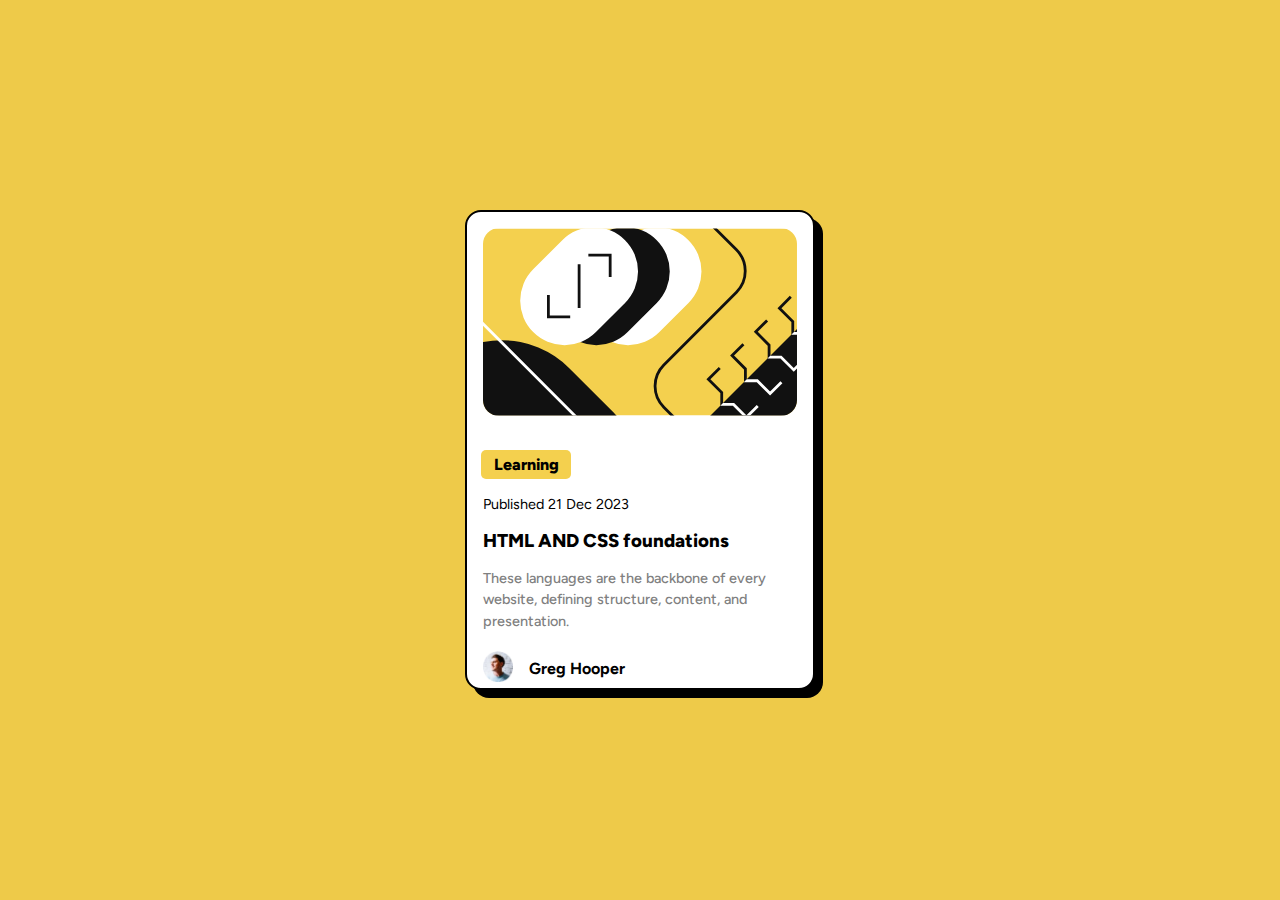
<file: index.html>
<!DOCTYPE html>
<html lang="en">
<head>
  <meta charset="UTF-8">
  <meta name="viewport" content="width=device-width, initial-scale=1.0"> 

  <!-- Adding Fonts -->
  <link rel="preconnect" href="https://fonts.googleapis.com">
  <link rel="preconnect" href="https://fonts.gstatic.com" crossorigin>
  <link href="https://fonts.googleapis.com/css2?family=Figtree:ital,wght@0,300..900;1,300..900&display=swap" rel="stylesheet">
  <link rel="icon" type="image/png" sizes="32x32" href="./assets/images/favicon-32x32.png">
  <link rel="stylesheet" href="style.css">
  <title>Frontend Mentor | Blog preview card</title>

  
</head>
<body>
  
  <div class="card">
    
    <img class="card-img" src="./assets/images/illustration-article.svg" alt="">
    <h3 class="learning">Learning</h3>
    <span>Published 21 Dec 2023</span>
    <h3 class="link-text">HTML AND CSS foundations</h3>
    <p>These languages are the backbone of every website, defining structure, content, and presentation.</p>
    <br>
    
    <div class="bottom">
    <ul>
      <li><img class="profile-img" src="./assets/images/image-avatar.webp" alt=""></li>
      <li><span class="name">Greg Hooper</span></li>
     </ul>
    </div>
  
  </div>
  
  
  
  
 
</body>
</html>
</file>
<file: style.css>
*{
  padding: 0;
  margin: 0;
  box-sizing: border-box;
  font-family: "Figtree",sans-serif;
}

body{
  display: grid;
  align-items: center;
  justify-content: center;
  min-height: 100vh;
  background-color: hsl(47, 83%, 61%);
}
/* Blog Card*/
.card{
  width: 350px;
  height: 480px;
  background-color: white;
  border-radius: 1rem;
  box-shadow: 0.5rem 0.5rem  black;
  border: solid black 2px;
}

.card .card-img{
 width: 100%;
 padding: 1rem;
 border-radius: 2rem;
}

.card .learning{
  text-align: center;
  width: 90px;
  margin: 0.9rem;
  padding: 5px;
  font-size: 1rem;
  background-color: hsl(47, 88%, 63%);
  border-radius: 5px;
}

span{
  font-size: 0.9rem;
  margin: 1rem;
}

.card h3{
  margin: 1rem;
  font-weight: 800;
}

p{
  margin-left: 1rem;
  font-weight: 500;
  color: grey;
  line-height: 1.5;
  font-size: 0.9rem;
}
.bottom ul{
  display: flex;
  list-style: none;
  align-items: center;
}
.bottom .profile-img{
  width: 30px;
  margin-left: 1rem;
}

.bottom span{
font-size: 1rem;
font-weight: bold;
}


.card .link-text:hover{
  color: hsl(47, 88%, 63%);
  cursor: pointer;
  
}
</file>
